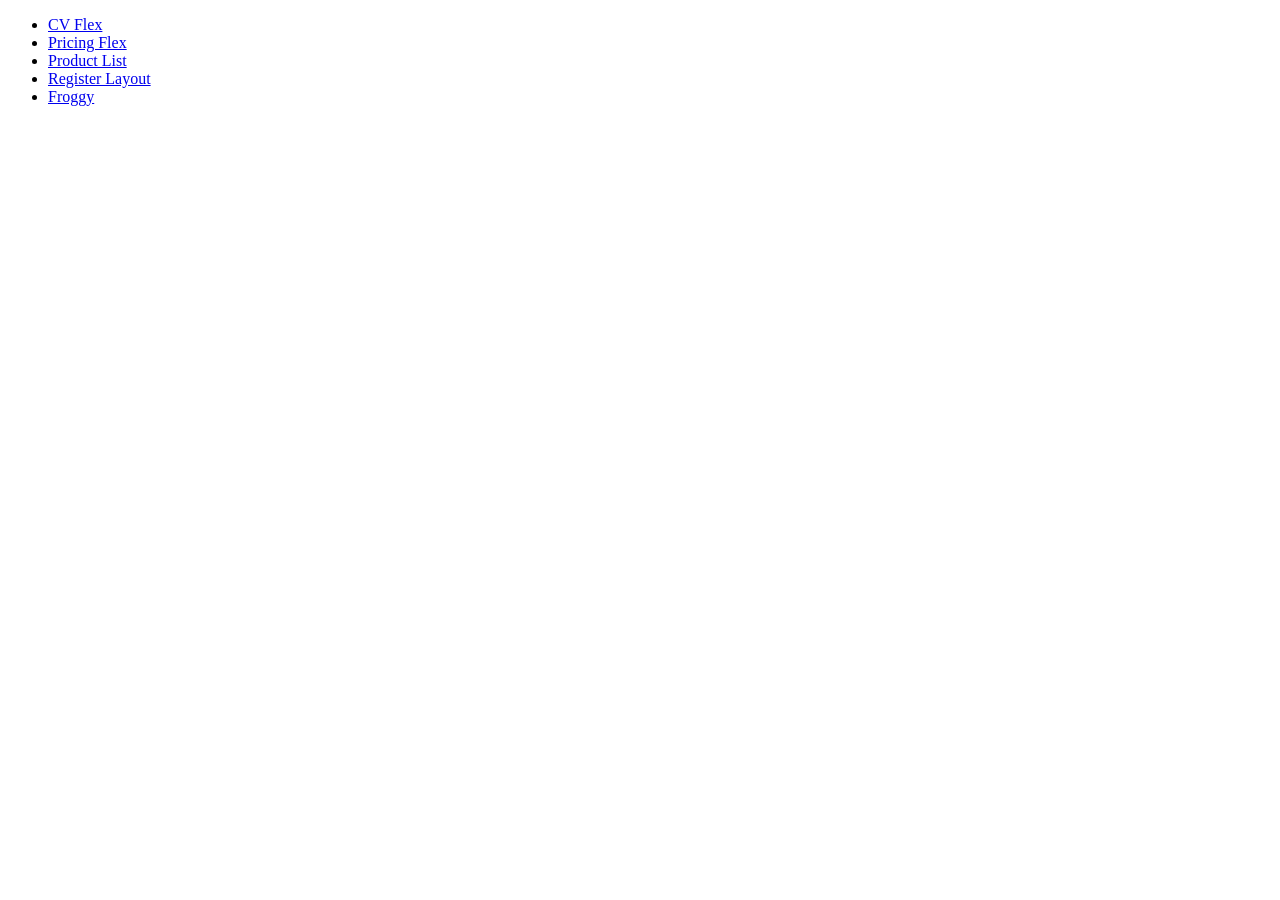
<file: index.html>
<!DOCTYPE html>
<html lang="en">
<head>
    <meta charset="UTF-8">
    <meta name="viewport" content="width=device-width, initial-scale=1.0">
    <title>Document</title>
</head>
<body>
    <ul>
        <li><a href="./cv-flex.html">CV Flex</a></li>
        <li><a href="./pricing-flex.html">Pricing Flex</a></li>
        <li><a href="./product-list.html">Product List</a></li>
        <li><a href="./register-layout.html">Register Layout</a></li>
        <li><a href="./froggy.html">Froggy</a></li>
    </ul>
</body>
</html>
</file>
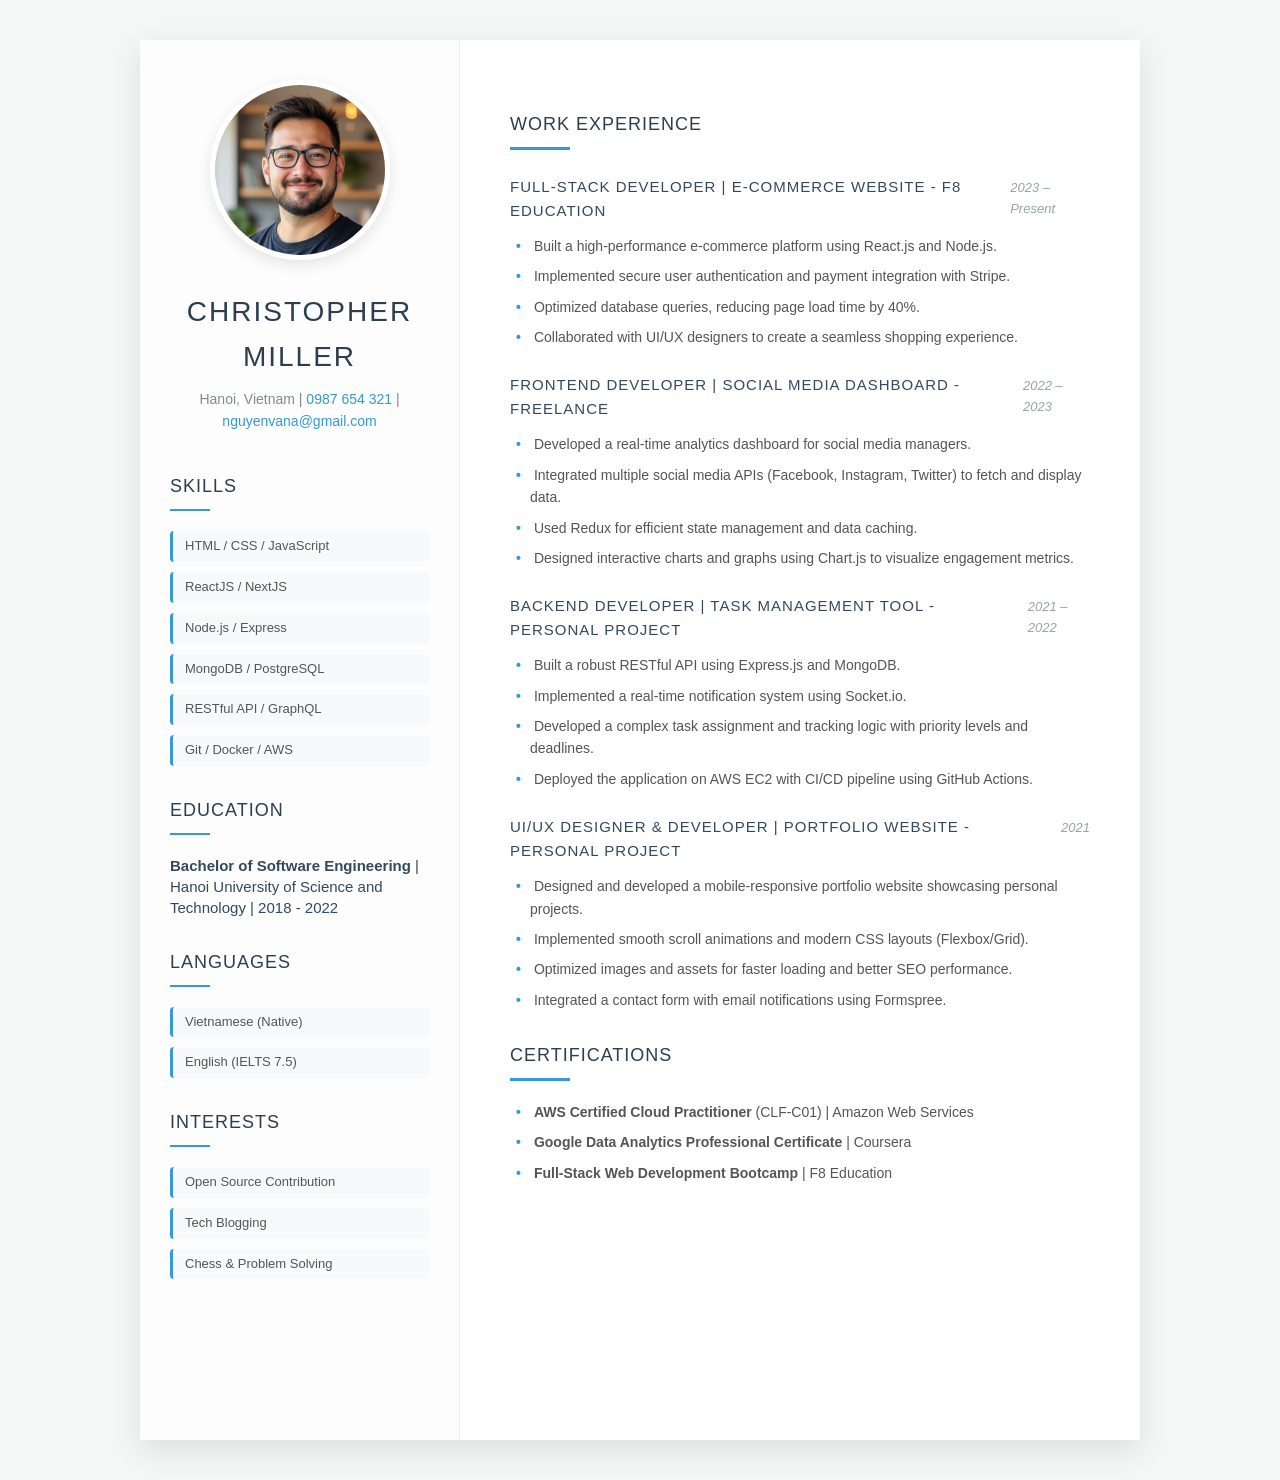
<file: cv-flex.html>
<!doctype html>
<html lang="en">
    <head>
        <meta charset="UTF-8" />
        <meta name="viewport" content="width=device-width, initial-scale=1.0" />
        <title>CV page</title>

        <!-- Reset CSS -->
        <link rel="stylesheet" href="./css/reset.css" />

        <!-- CSS -->
        <link rel="stylesheet" href="./css/style-cv-flex.css" />
    </head>
    <body>
        <div class="container">
            <article class="sidebar">
                <div class="info">
                    <img src="./img/avatar.jpg" alt="Avatar" class="avatar">
                    <h1 class="title__text">CHRISTOPHER MILLER</h1>
                    <p class="title__desc">
                        Hanoi, Vietnam | <a href="tel:+84987654321">0987 654 321</a> |
                        <a href="mailto:nguyenvana@gmail.com">nguyenvana@gmail.com</a>
                    </p>
                </div>

                <div class="skills">
                    <h2>SKILLS</h2>
                    <div class="line line-small"></div>
                    <ul>
                        <li>HTML / CSS / JavaScript</li>
                        <li>ReactJS / NextJS</li>
                        <li>Node.js / Express</li>
                        <li>MongoDB / PostgreSQL</li>
                        <li>RESTful API / GraphQL</li>
                        <li>Git / Docker / AWS</li>
                    </ul>
                </div>

                <div class="education">
                    <h2>EDUCATION</h2>
                    <div class="line line-small"></div>
                    <h3>
                        <span class="bold">Bachelor of Software Engineering</span> | <br>
                        Hanoi University of Science and Technology | 2018 - 2022
                    </h3>
                </div>

                <div class="languages">
                    <h2>LANGUAGES</h2>
                    <div class="line line-small"></div>
                    <ul>
                        <li>Vietnamese (Native)</li>
                        <li>English (IELTS 7.5)</li>
                    </ul>
                </div>

                <div class="interests">
                    <h2>INTERESTS</h2>
                    <div class="line line-small"></div>
                    <ul>
                        <li>Open Source Contribution</li>
                        <li>Tech Blogging</li>
                        <li>Chess & Problem Solving</li>
                    </ul>
                </div>
            </article>
    
            <main class="main">
                <h2>WORK EXPERIENCE</h2>
                <div class="line"></div>
    
                <!-- PROJECT 1 -->
                <div class="title--on-row">
                    <h2>FULL-STACK DEVELOPER | E-commerce Website - F8 Education</h2>
                    <p class="title__date">2023 – Present</p>
                </div>
                <ul>
                    <li>
                        Built a high-performance e-commerce platform using React.js and Node.js.
                    </li>
                    <li>
                        Implemented secure user authentication and payment integration with Stripe.
                    </li>
                    <li>
                        Optimized database queries, reducing page load time by 40%.
                    </li>
                    <li>
                        Collaborated with UI/UX designers to create a seamless shopping experience.
                    </li>
                </ul>
    
                <!-- PROJECT 2 -->
                <div class="title--on-row">
                    <h2>FRONTEND DEVELOPER | Social Media Dashboard - Freelance</h2>
                    <p class="title__date">2022 – 2023</p>
                </div>
                <ul>
                    <li>
                        Developed a real-time analytics dashboard for social media managers.
                    </li>
                    <li>
                        Integrated multiple social media APIs (Facebook, Instagram, Twitter) to fetch and display data.
                    </li>
                    <li>
                        Used Redux for efficient state management and data caching.
                    </li>
                    <li>
                        Designed interactive charts and graphs using Chart.js to visualize engagement metrics.
                    </li>
                </ul>
    
                <!-- PROJECT 3 -->
                <div class="title--on-row">
                    <h2>BACKEND DEVELOPER | Task Management Tool - Personal Project</h2>
                    <p class="title__date">2021 – 2022</p>
                </div>
                <ul>
                    <li>
                        Built a robust RESTful API using Express.js and MongoDB.
                    </li>
                    <li>
                        Implemented a real-time notification system using Socket.io.
                    </li>
                    <li>
                        Developed a complex task assignment and tracking logic with priority levels and deadlines.
                    </li>
                    <li>
                        Deployed the application on AWS EC2 with CI/CD pipeline using GitHub Actions.
                    </li>
                </ul>
    
                <!-- PROJECT 4 -->
                <div class="title--on-row">
                    <h2>UI/UX DESIGNER & DEVELOPER | Portfolio Website - Personal Project</h2>
                    <p class="title__date">2021</p>
                </div>
                <ul>
                    <li>
                        Designed and developed a mobile-responsive portfolio website showcasing personal projects.
                    </li>
                    <li>
                        Implemented smooth scroll animations and modern CSS layouts (Flexbox/Grid).
                    </li>
                    <li>
                        Optimized images and assets for faster loading and better SEO performance.
                    </li>
                    <li>
                        Integrated a contact form with email notifications using Formspree.
                    </li>
                </ul>

                <h2>CERTIFICATIONS</h2>
                <div class="line"></div>
                <ul>
                    <li>
                        <span class="bold">AWS Certified Cloud Practitioner</span> (CLF-C01) | Amazon Web Services
                    </li>
                    <li>
                        <span class="bold">Google Data Analytics Professional Certificate</span> | Coursera
                    </li>
                    <li>
                        <span class="bold">Full-Stack Web Development Bootcamp</span> | F8 Education
                    </li>
                </ul>
            </main>
        </div>
    </body>
</html>
</file>
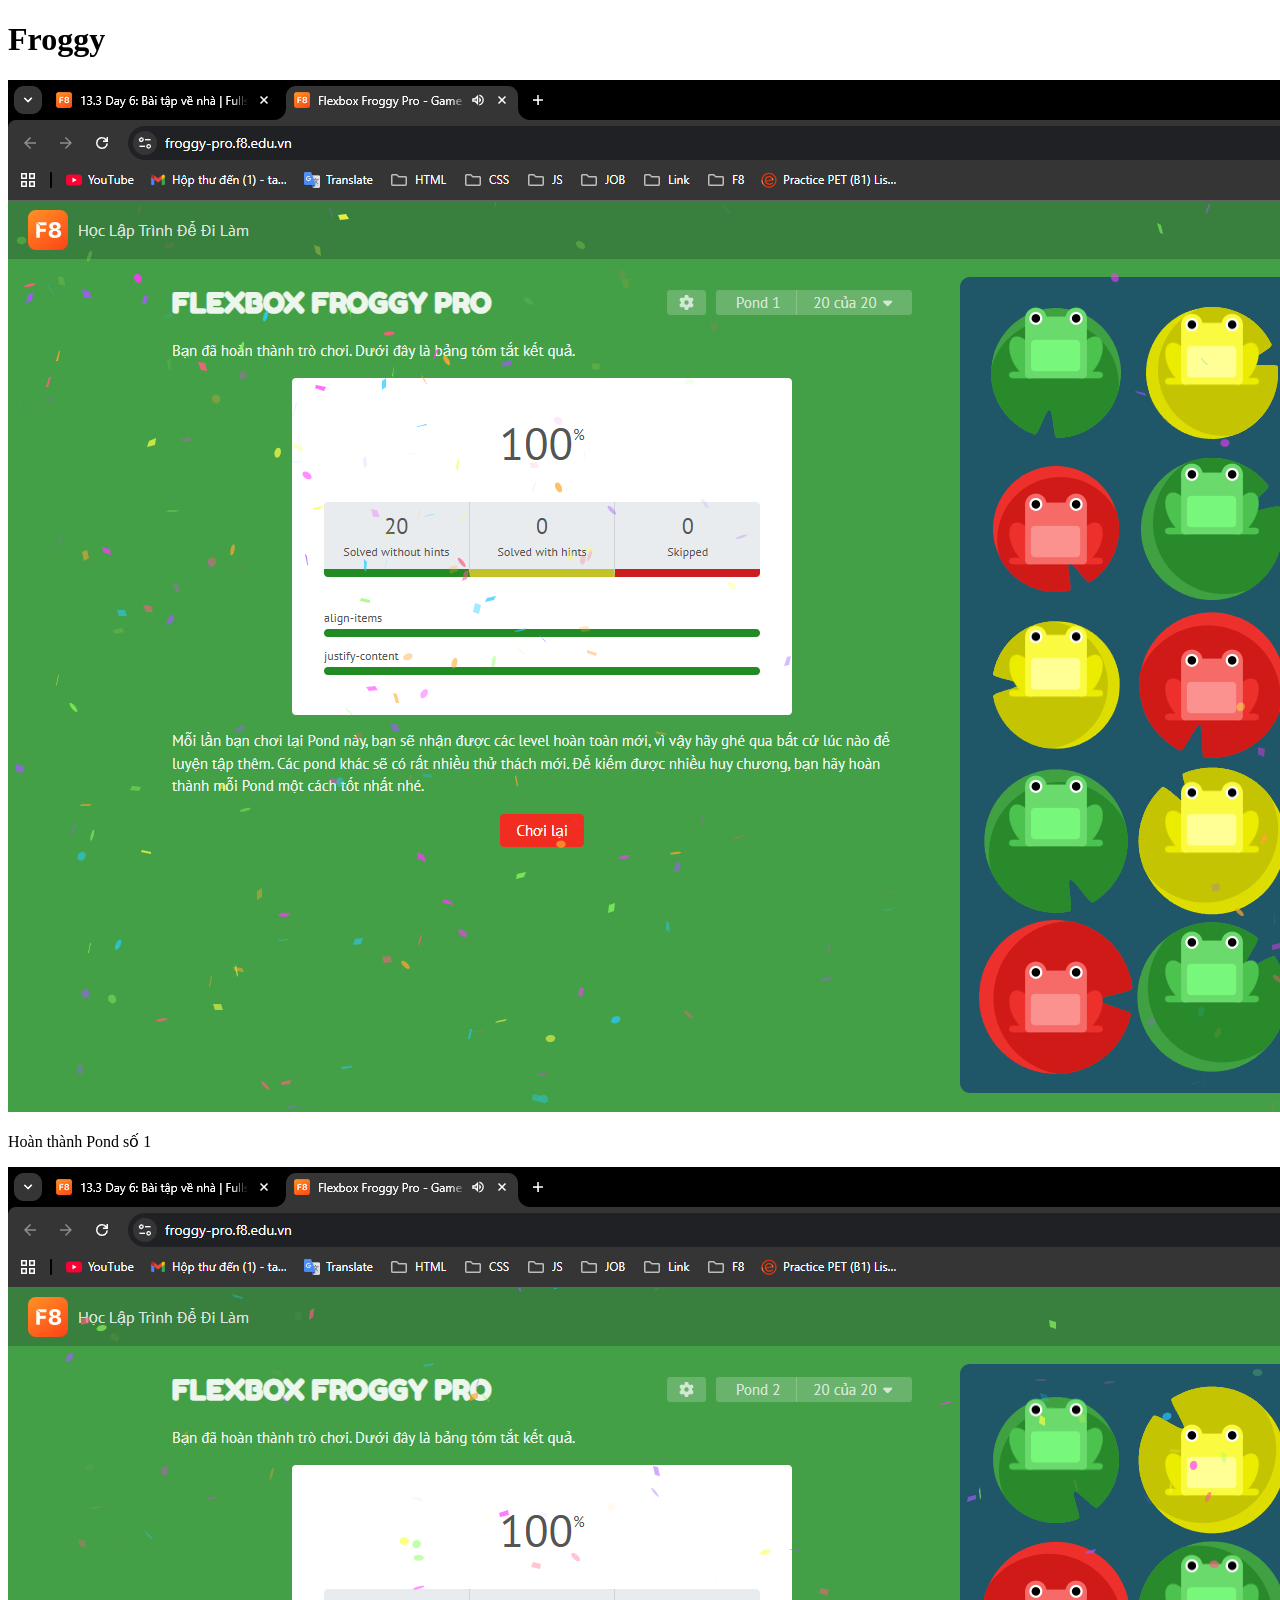
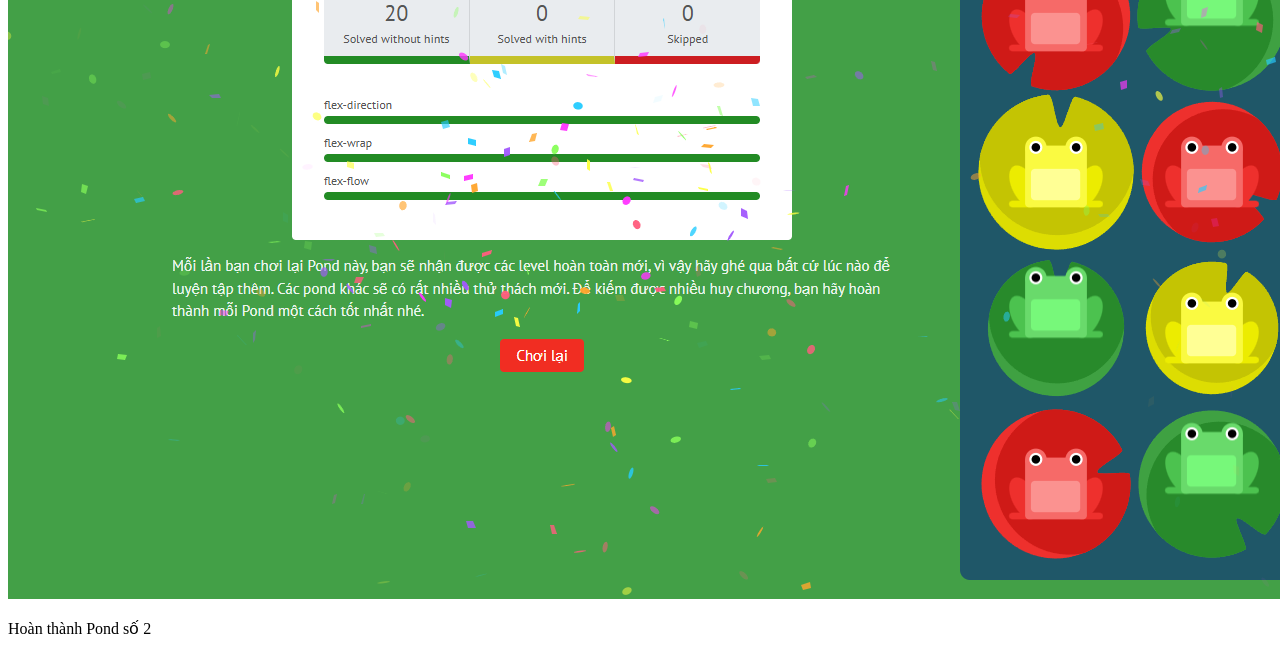
<file: froggy.html>
<!doctype html>
<html lang="vi">
    <head>
        <meta charset="UTF-8" />
        <meta name="viewport" content="width=device-width, initial-scale=1.0" />
        <title>Froggy</title>
    </head>
    <body>
        <h1>Froggy</h1>
        <img src="./img/froggy-img-1.png" alt="Froggy 1" />
        <p>Hoàn thành Pond số 1</p>
        <img src="./img/froggy-img-2.png" alt="Froggy 2" />
        <p>Hoàn thành Pond số 2</p>
    </body>
</html>
</file>
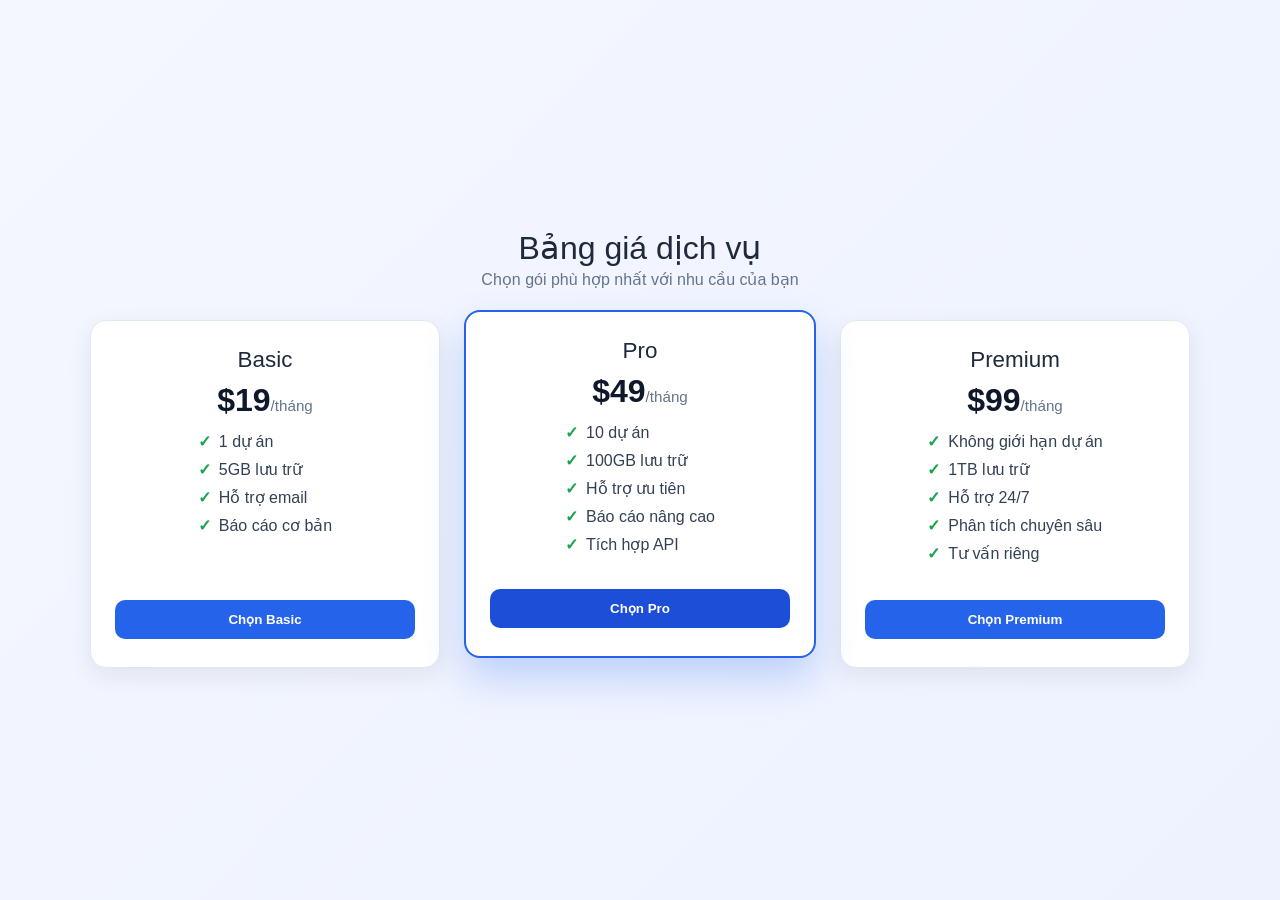
<file: pricing-flex.html>
<!doctype html>

<html lang="vi">
    <head>
        <meta charset="UTF-8" />

        <meta name="viewport" content="width=device-width, initial-scale=1.0" />

        <title>Pricing Flex</title>

        <link rel="stylesheet" href="./css/reset.css">
        <link rel="stylesheet" href="./css/style-pricing-flex.css" />
    </head>

    <body>
        <section class="pricing-section">
            <h1 class="pricing-title">Bảng giá dịch vụ</h1>

            <p class="pricing-subtitle">Chọn gói phù hợp nhất với nhu cầu của bạn</p>

            <div class="pricing-container">
                <article class="pricing-card">
                    <h2>Basic</h2>

                    <p class="price">$19<span>/tháng</span></p>

                    <ul class="features">
                        <li>1 dự án</li>

                        <li>5GB lưu trữ</li>

                        <li>Hỗ trợ email</li>

                        <li>Báo cáo cơ bản</li>
                    </ul>

                    <button>Chọn Basic</button>
                </article>

                <article class="pricing-card">
                    <h2>Pro</h2>

                    <p class="price">$49<span>/tháng</span></p>

                    <ul class="features">
                        <li>10 dự án</li>

                        <li>100GB lưu trữ</li>

                        <li>Hỗ trợ ưu tiên</li>

                        <li>Báo cáo nâng cao</li>

                        <li>Tích hợp API</li>
                    </ul>

                    <button>Chọn Pro</button>
                </article>

                <article class="pricing-card">
                    <h2>Premium</h2>

                    <p class="price">$99<span>/tháng</span></p>

                    <ul class="features">
                        <li>Không giới hạn dự án</li>

                        <li>1TB lưu trữ</li>

                        <li>Hỗ trợ 24/7</li>

                        <li>Phân tích chuyên sâu</li>

                        <li>Tư vấn riêng</li>
                    </ul>

                    <button>Chọn Premium</button>
                </article>
            </div>
        </section>
    </body>
</html>
</file>
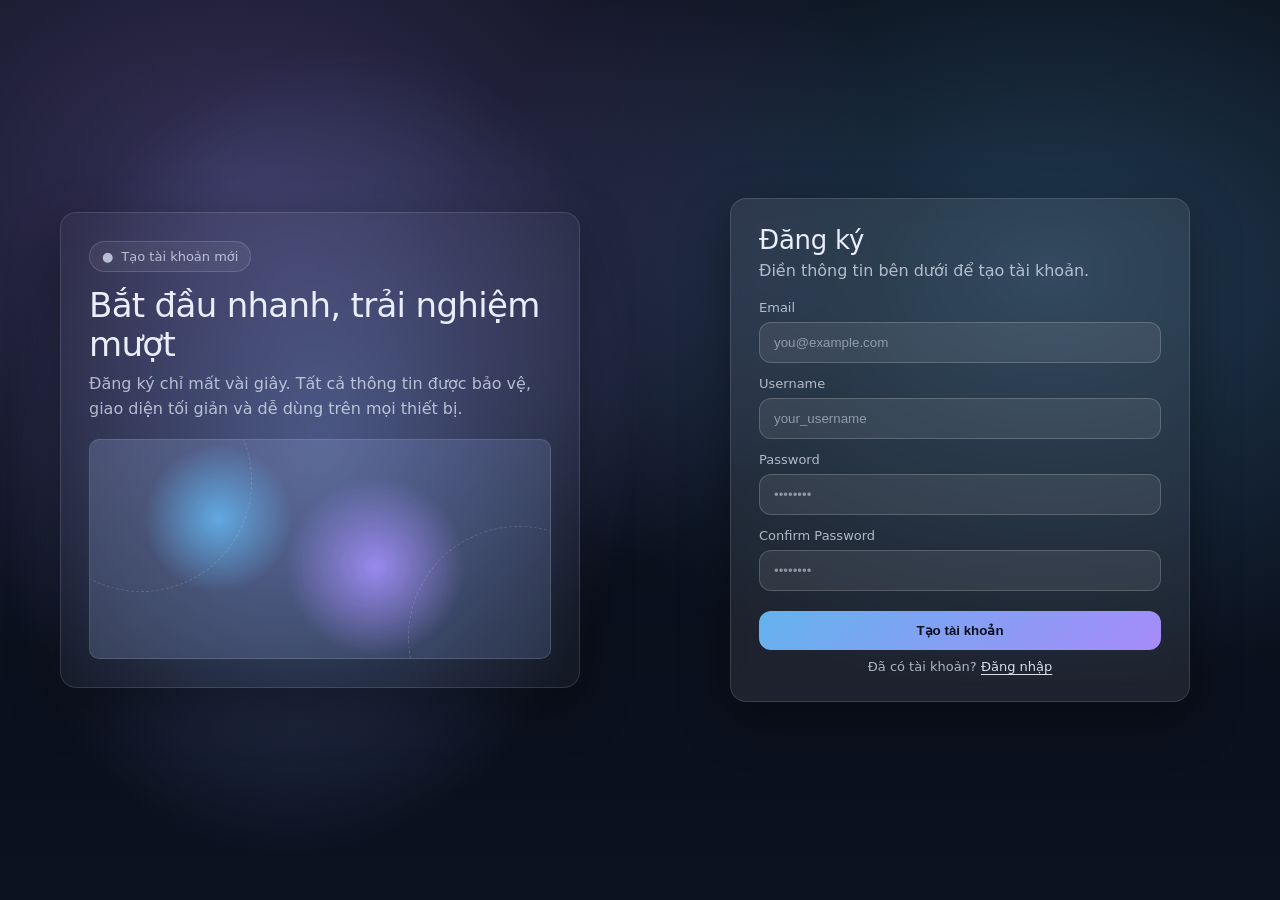
<file: register-layout.html>
<!doctype html>
<html lang="vi">
  <head>
    <meta charset="UTF-8" />
    <meta name="viewport" content="width=device-width, initial-scale=1.0" />
    <title>Register Layout</title>
    <link rel="stylesheet" href="./css/reset.css">
    <link rel="stylesheet" href="./css/style-register-layout.css" />
  </head>
  <body>
    <main class="register">
      <section class="register__left" aria-label="Giới thiệu">
        <div class="register__hero">
          <div class="register__hero-badge">
            <span aria-hidden="true">●</span>
            <span>Tạo tài khoản mới</span>
          </div>

          <h1 class="register__hero-title">Bắt đầu nhanh, trải nghiệm mượt</h1>
          <p class="register__hero-subtitle">
            Đăng ký chỉ mất vài giây. Tất cả thông tin được bảo vệ, giao diện tối giản và dễ dùng trên mọi thiết bị.
          </p>

          <div class="register__hero-art" aria-hidden="true"></div>
        </div>
      </section>

      <section class="register__right" aria-label="Form đăng ký">
        <div class="register__panel">
          <header class="register__heading">
            <h2 class="register__title">Đăng ký</h2>
            <p class="register__desc">Điền thông tin bên dưới để tạo tài khoản.</p>
          </header>

          <form class="register__form" action="#" method="post" autocomplete="on">
            <div class="register__field">
              <label class="register__label" for="email">Email</label>
              <input
                class="register__input"
                id="email"
                name="email"
                type="email"
                placeholder="you@example.com"
                autocomplete="email"
                required
              />
            </div>

            <div class="register__field">
              <label class="register__label" for="username">Username</label>
              <input
                class="register__input"
                id="username"
                name="username"
                type="text"
                placeholder="your_username"
                autocomplete="username"
                minlength="3"
                required
              />
            </div>

            <div class="register__field">
              <label class="register__label" for="password">Password</label>
              <input
                class="register__input"
                id="password"
                name="password"
                type="password"
                placeholder="••••••••"
                autocomplete="new-password"
                minlength="6"
                required
              />
            </div>

            <div class="register__field">
              <label class="register__label" for="confirm-password">Confirm Password</label>
              <input
                class="register__input"
                id="confirm-password"
                name="confirmPassword"
                type="password"
                placeholder="••••••••"
                autocomplete="new-password"
                minlength="6"
                required
              />
            </div>

            <div class="register__actions">
              <button class="register__submit" type="submit">Tạo tài khoản</button>
              <p class="register__meta">
                Đã có tài khoản?
                <a class="register__link" href="#" aria-label="Đi tới trang đăng nhập">Đăng nhập</a>
              </p>
            </div>
          </form>
        </div>
      </section>
    </main>
  </body>
</html>
</file>
<file: css/style-cv-flex.css>
* {
    box-sizing: border-box;
    margin: 0;
    padding: 0;
}

:root {
    --primary-color: #2c3e50;
    --secondary-color: #34495e;
    --accent-color: #3498db;
    --text-color: #333;
    --bg-color: #f4f7f6;
    --sidebar-bg: #fdfdfd;
}

html {
    scroll-behavior: smooth;
    font-size: 62.5%; /* 1rem = 10px */
}

body {
    font-family: 'Segoe UI', Tahoma, Geneva, Verdana, sans-serif;
    line-height: 1.6;
    color: var(--text-color);
    background-color: var(--bg-color);
}

a {
    color: var(--accent-color);
    text-decoration: none;
    transition: color 0.3s ease;
}

a:hover {
    color: var(--primary-color);
}

.container {
    display: flex;
    width: 1000px;
    margin: 40px auto;
    background-color: #fff;
    box-shadow: 0 10px 30px rgba(0, 0, 0, 0.1);
    min-height: 1400px;
}

.sidebar {
    width: 320px;
    background-color: var(--sidebar-bg);
    padding: 40px 30px;
    border-right: 1px solid #eee;
}

.main {
    flex: 1;
    padding: 40px 50px;
}

.title__text {
    font-size: 2.8rem;
    color: var(--primary-color);
    text-transform: uppercase;
    letter-spacing: 2px;
    margin-bottom: 8px;
    text-align: center;
}

.title__desc {
    font-size: 1.4rem;
    color: #7f8c8d;
    margin-bottom: 40px;
    text-align: center;
}

h2 {
    font-size: 1.8rem;
    color: var(--primary-color);
    text-transform: uppercase;
    letter-spacing: 1px;
    margin-top: 30px;
}

h3 {
    font-size: 1.5rem;
    color: var(--secondary-color);
    margin: 15px 0 5px;
}

.line {
    width: 60px;
    height: 3px;
    background-color: var(--accent-color);
    margin: 8px 0 20px;
}

.line-small {
    width: 40px;
    height: 2px;
}

.title--on-row {
    display: flex;
    justify-content: space-between;
    align-items: baseline;
    margin-top: 25px;
}

.title--on-row h2 {
    font-size: 1.5rem;
    margin-top: 0;
    color: var(--secondary-color);
}

.title__date {
    font-size: 1.3rem;
    color: #95a5a6;
    font-style: italic;
}

ul {
    list-style: none;
    margin-top: 12px;
}

ul li {
    font-size: 1.4rem;
    position: relative;
    padding-left: 20px;
    margin-bottom: 8px;
    color: #555;
}

ul li::before {
    content: "•";
    color: var(--accent-color);
    font-weight: bold;
    display: inline-block;
    width: 1em;
    margin-left: -1em;
}

.info {
    text-align: center;
}

.avatar {
    width: 180px;
    height: 180px;
    border-radius: 50%;
    object-fit: cover;
    border: 5px solid #fff;
    box-shadow: 0 5px 15px rgba(0,0,0,0.1);
    margin-bottom: 25px;
}

.skills ul, .languages ul, .interests ul {
    margin-top: 15px;
}

.skills li, .languages li, .interests li {
    font-size: 1.3rem;
    background: #f8f9fa;
    padding: 5px 12px;
    border-radius: 4px;
    margin-bottom: 10px;
    border-left: 3px solid var(--accent-color);
}

.skills li::before, .languages li::before, .interests li::before {
    content: none;
}

.bold {
    font-weight: 700;
}

.education h3 {
    line-height: 1.4;
}

.main ul li {
    font-size: 1.4rem;
}
</file>
<file: css/style-pricing-flex.css>
* {
    box-sizing: border-box;
    margin: 0;
    padding: 0;
}

body {
    font-family: Arial, Helvetica, sans-serif;
    background: linear-gradient(135deg, #f4f7ff, #eef2ff);
    color: #1e293b;
    min-height: 100vh;
    display: flex;
    align-items: center;
    justify-content: center;
    padding: 40px 20px;
}

.pricing-section {
    width: 100%;
    max-width: 1100px;
    text-align: center;
}

.pricing-title {
    font-size: 2rem;
    margin-bottom: 8px;
}

.pricing-subtitle {
    color: #64748b;
    margin-bottom: 32px;
}

.pricing-container {
    display: flex;
    gap: 24px;
    justify-content: center;
    align-items: stretch;
}

.pricing-card {
    background: #fff;
    border-radius: 16px;
    padding: 28px 24px;
    flex: 1;
    display: flex;
    flex-direction: column;
    align-items: center;
    box-shadow: 0 8px 24px rgba(15, 23, 42, 0.08);
    transition:
        transform 0.25s ease,
        box-shadow 0.25s ease;
    border: 1px solid #e2e8f0;
}

.pricing-card h2 {
    font-size: 1.4rem;
    margin-bottom: 12px;
}

.price {
    font-size: 2rem;
    font-weight: 700;
    color: #0f172a;
    margin-bottom: 18px;
}

.price span {
    font-size: 0.95rem;
    font-weight: 400;
    color: #64748b;
}

.features {
    list-style: none;
    margin-bottom: 24px;
}

.features li {
    margin-bottom: 12px;
    display: flex;
    gap: 8px;
    color: #334155;
}

.features li::before {
    content: "✓";
    color: #16a34a;
    font-weight: 700;
}

.pricing-card button {
    margin-top: auto;
    width: 100%;
    border: none;
    padding: 12px 14px;
    border-radius: 10px;
    background: #2563eb;
    color: #fff;
    font-weight: 600;
    cursor: pointer;
    transition: background 0.2s ease;
}

.pricing-card button:hover {
    background: #1d4ed8;
}

.pricing-card:hover {
    transform: translateY(-8px);
    box-shadow: 0 18px 36px rgba(37, 99, 235, 0.25);
}

.pricing-card:nth-child(2) {
    border: 2px solid #2563eb;
    transform: translateY(-10px);
    box-shadow: 0 20px 40px rgba(37, 99, 235, 0.25);
}

.pricing-card:nth-child(2) button {
    background: #1d4ed8;
}
</file>
<file: css/style-register-layout.css>
:root {
    --bg: #0b1220;
    --card: rgba(255, 255, 255, 0.08);
    --card-border: rgba(255, 255, 255, 0.12);
    --text: #e8eefc;
    --muted: rgba(232, 238, 252, 0.72);
    --field: rgba(255, 255, 255, 0.08);
    --field-border: rgba(255, 255, 255, 0.18);
    --focus: rgba(99, 179, 237, 0.9);
    --accent: #63b3ed;
    --accent-2: #a78bfa;
    --radius: 16px;
    --shadow: 0 18px 50px rgba(0, 0, 0, 0.38);
}

* {
    box-sizing: border-box;
}

html,
body {
    height: 100%;
}

body {
    margin: 0;
    font-family:
        ui-sans-serif,
        system-ui,
        -apple-system,
        Segoe UI,
        Roboto,
        Helvetica,
        Arial,
        "Apple Color Emoji",
        "Segoe UI Emoji";
    color: var(--text);
    background:
        radial-gradient(
            1200px 900px at 18% 20%,
            rgba(167, 139, 250, 0.28),
            transparent 55%
        ),
        radial-gradient(
            1000px 700px at 82% 30%,
            rgba(99, 179, 237, 0.28),
            transparent 60%
        ),
        linear-gradient(180deg, #070b14, var(--bg));
}

.register {
    min-height: 100vh;
    display: flex;
}

.register__left,
.register__right {
    flex: 1;
    min-width: 0;
}

.register__left {
    position: relative;
    padding: 56px;
    display: flex;
    align-items: center;
    justify-content: center;
    overflow: hidden;
}

.register__left::before {
    content: "";
    position: absolute;
    inset: -120px;
    background:
        radial-gradient(closest-side, rgba(99, 179, 237, 0.22), transparent 70%),
        radial-gradient(closest-side, rgba(167, 139, 250, 0.22), transparent 72%);
    filter: blur(6px);
    transform: rotate(12deg);
}

.register__hero {
    position: relative;
    width: min(520px, 100%);
    padding: 28px;
    border: 1px solid var(--card-border);
    background: rgba(255, 255, 255, 0.04);
    border-radius: var(--radius);
    box-shadow: var(--shadow);
    -webkit-backdrop-filter: blur(8px);
    backdrop-filter: blur(8px);
}

.register__hero-badge {
    display: inline-flex;
    align-items: center;
    gap: 8px;
    padding: 8px 12px;
    border-radius: 999px;
    border: 1px solid rgba(255, 255, 255, 0.14);
    background: rgba(255, 255, 255, 0.06);
    font-size: 13px;
    color: var(--muted);
}

.register__hero-title {
    margin: 14px 0 8px;
    font-size: 34px;
    line-height: 1.15;
    letter-spacing: -0.02em;
}

.register__hero-subtitle {
    margin: 0 0 18px;
    color: var(--muted);
    line-height: 1.55;
}

.register__hero-art {
    margin-top: 18px;
    height: 220px;
    border-radius: calc(var(--radius) - 6px);
    border: 1px solid rgba(255, 255, 255, 0.12);
    background:
        radial-gradient(
            120px 120px at 28% 36%,
            rgba(99, 179, 237, 0.9),
            rgba(99, 179, 237, 0.08) 62%
        ),
        radial-gradient(
            140px 140px at 62% 58%,
            rgba(167, 139, 250, 0.92),
            rgba(167, 139, 250, 0.08) 64%
        ),
        linear-gradient(135deg, rgba(255, 255, 255, 0.08), rgba(255, 255, 255, 0.02));
    position: relative;
    overflow: hidden;
}

.register__hero-art::before,
.register__hero-art::after {
    content: "";
    position: absolute;
    inset: auto;
    width: 220px;
    height: 220px;
    border-radius: 999px;
    border: 1px dashed rgba(255, 255, 255, 0.22);
    opacity: 0.7;
}

.register__hero-art::before {
    left: -60px;
    top: -70px;
    transform: rotate(18deg);
}

.register__hero-art::after {
    right: -80px;
    bottom: -90px;
    transform: rotate(-18deg);
}

.register__right {
    padding: 56px;
    display: flex;
    align-items: center;
    justify-content: center;
}

.register__panel {
    width: min(460px, 100%);
    border-radius: var(--radius);
    border: 1px solid var(--card-border);
    background: var(--card);
    box-shadow: var(--shadow);
    padding: 28px;
    -webkit-backdrop-filter: blur(10px);
    backdrop-filter: blur(10px);
}

.register__heading {
    margin: 0 0 18px;
}

.register__title {
    margin: 0 0 6px;
    font-size: 26px;
    letter-spacing: -0.01em;
}

.register__desc {
    margin: 0;
    color: var(--muted);
    line-height: 1.5;
}

.register__form {
    margin-top: 18px;
    display: grid;
    gap: 14px;
}

.register__field {
    display: grid;
    gap: 8px;
}

.register__label {
    font-size: 13px;
    color: var(--muted);
}

.register__input {
    width: 100%;
    padding: 12px 14px;
    border-radius: 12px;
    border: 1px solid var(--field-border);
    background: var(--field);
    color: var(--text);
    outline: none;
    transition:
        border-color 160ms ease,
        box-shadow 160ms ease,
        background 160ms ease;
}

.register__input::placeholder {
    color: rgba(232, 238, 252, 0.5);
}

.register__input:focus {
    border-color: rgba(99, 179, 237, 0.95);
    box-shadow: 0 0 0 4px rgba(99, 179, 237, 0.18);
    background: rgba(255, 255, 255, 0.1);
}

.register__actions {
    margin-top: 6px;
    display: grid;
    gap: 10px;
}

.register__submit {
    border: 0;
    border-radius: 12px;
    padding: 12px 14px;
    font-weight: 600;
    color: #08101f;
    background: linear-gradient(135deg, var(--accent), var(--accent-2));
    cursor: pointer;
}

.register__submit:active {
    transform: translateY(1px);
}

.register__meta {
    margin: 0;
    font-size: 13px;
    color: var(--muted);
    text-align: center;
}

.register__link {
    color: rgba(232, 238, 252, 0.92);
    text-decoration: underline;
    text-underline-offset: 3px;
}
</file>
